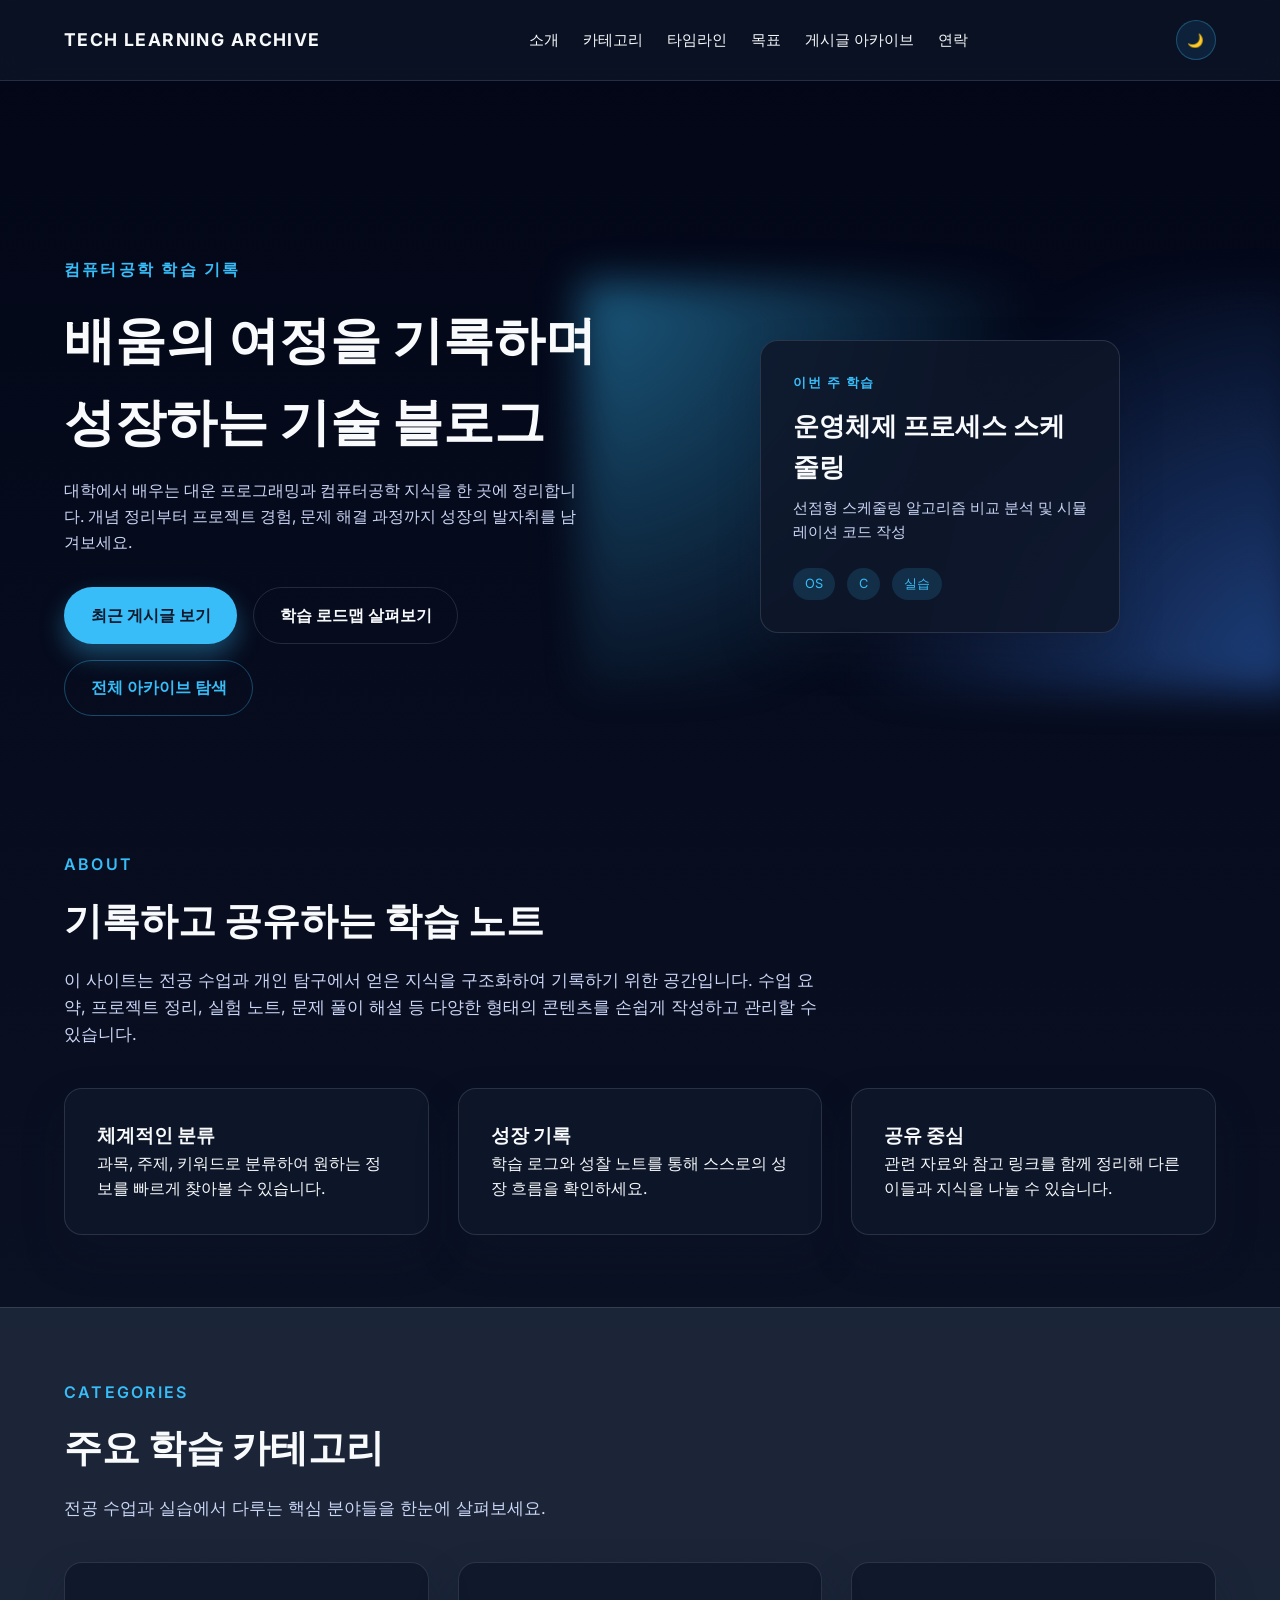
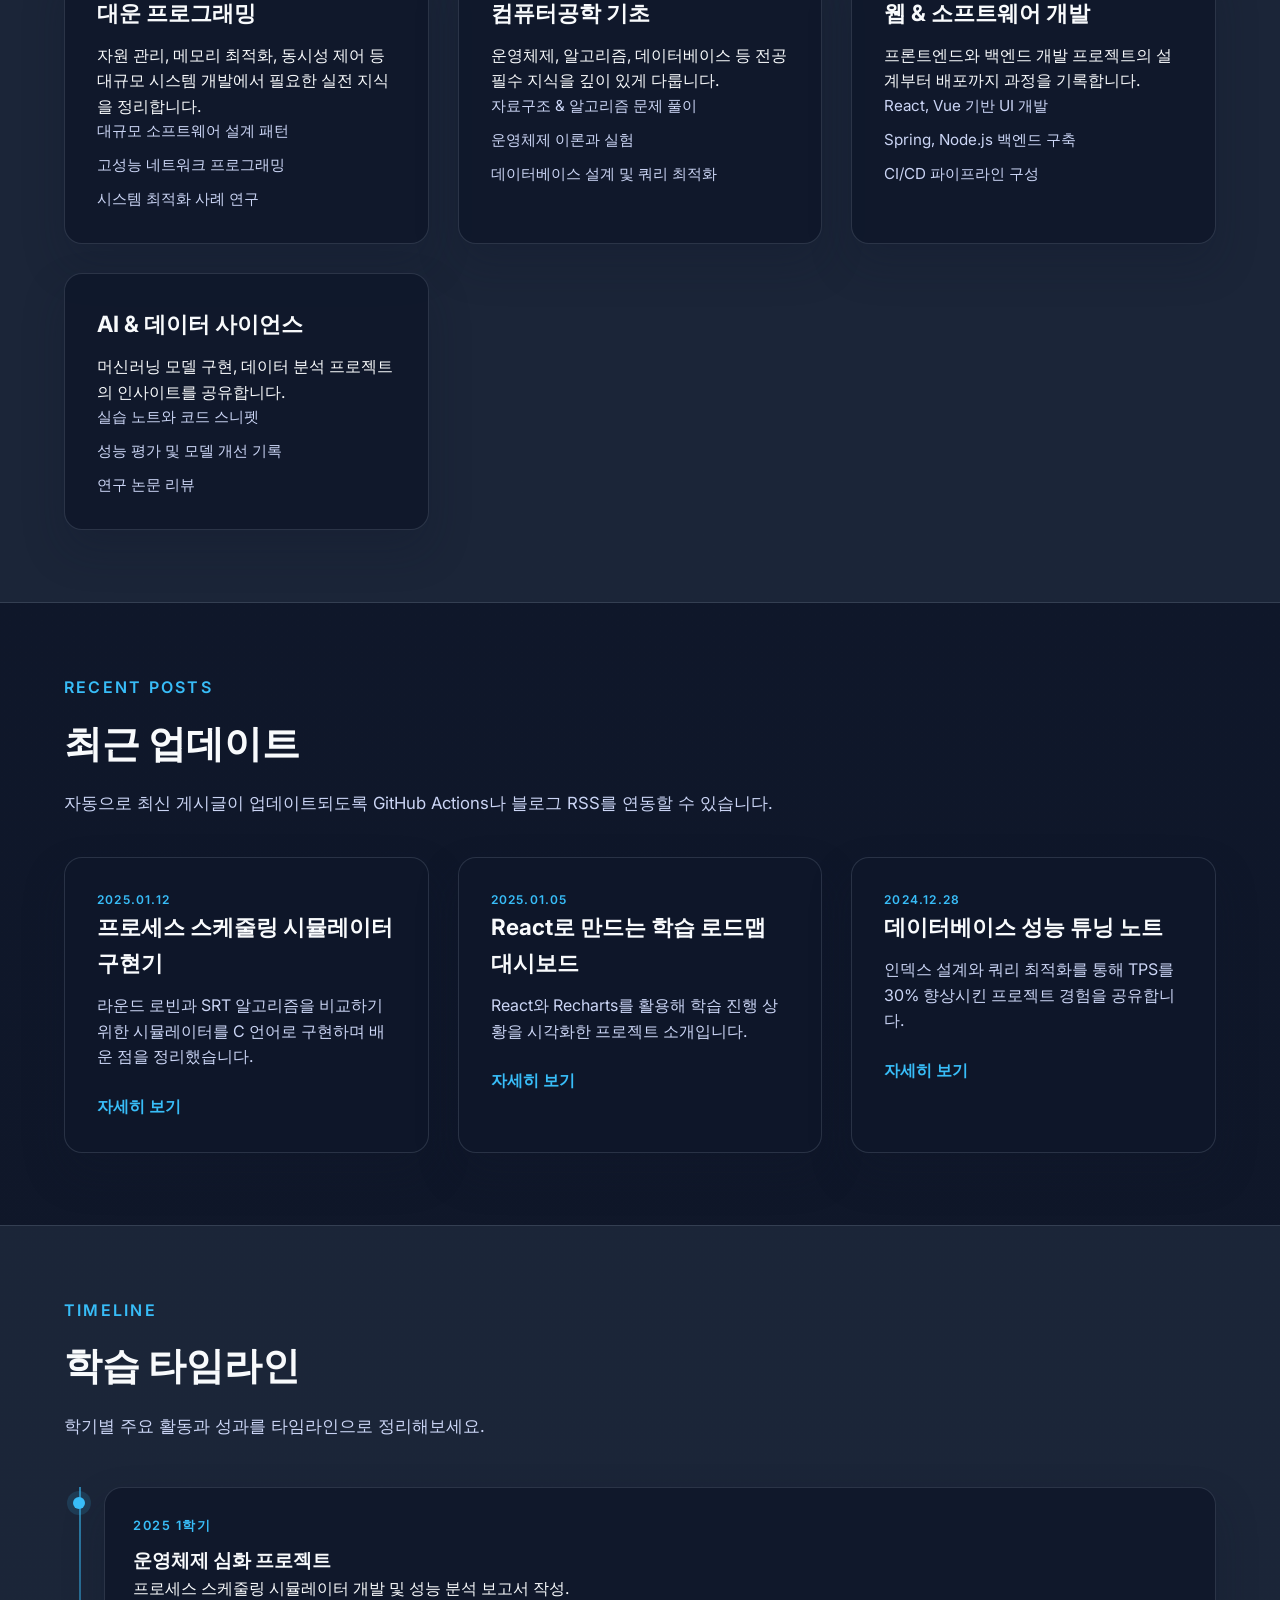
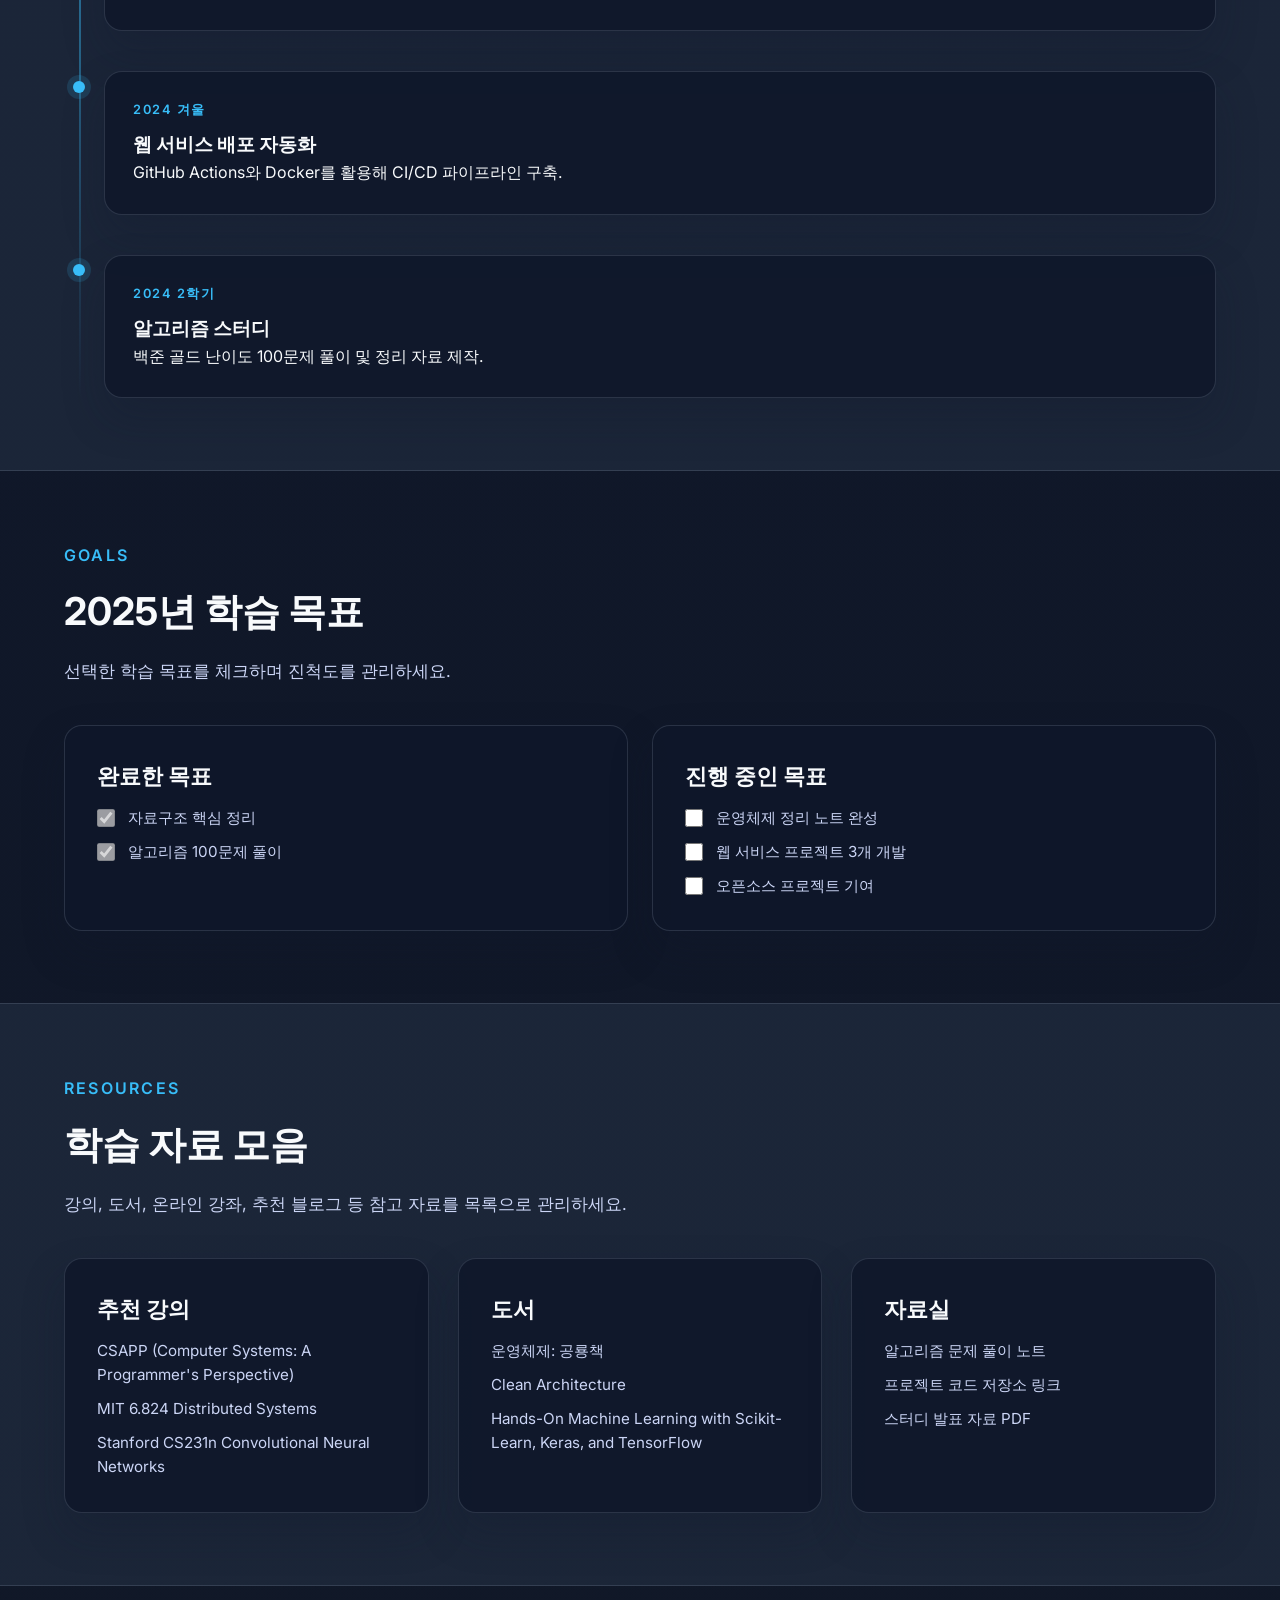
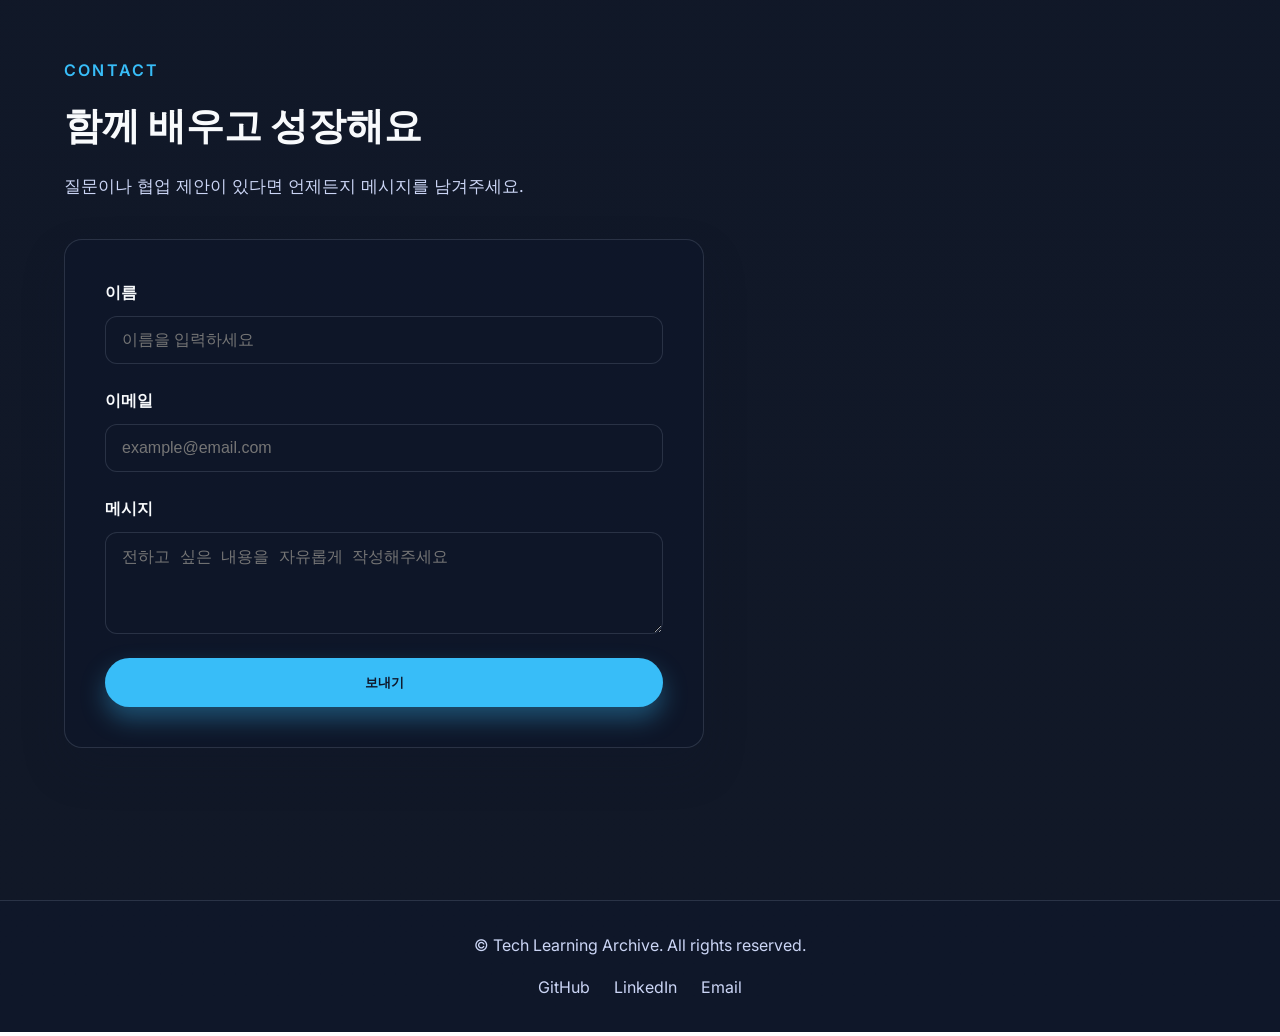
<file: index.html>
<!DOCTYPE html>
<html lang="ko">
<head>
  <meta charset="UTF-8" />
  <meta name="viewport" content="width=device-width, initial-scale=1.0" />
  <title>Tech Learning Archive</title>
  <link rel="preconnect" href="https://fonts.googleapis.com">
  <link rel="preconnect" href="https://fonts.gstatic.com" crossorigin>
  <link href="https://fonts.googleapis.com/css2?family=Inter:wght@400;500;600;700&display=swap" rel="stylesheet">
  <link rel="stylesheet" href="assets/css/style.css" />
</head>
<body>
  <header class="top-nav">
    <div class="logo">Tech Learning Archive</div>
    <nav>
      <a href="#about">소개</a>
      <a href="#categories">카테고리</a>
      <a href="#timeline">타임라인</a>
      <a href="#goals">목표</a>
      <a href="posts.html">게시글 아카이브</a>
      <a href="#contact">연락</a>
    </nav>
    <button class="theme-toggle" aria-label="테마 전환">
      <span class="theme-icon">🌙</span>
    </button>
  </header>

  <main>
    <section class="hero">
      <div class="hero__content">
        <p class="hero__eyebrow">컴퓨터공학 학습 기록</p>
        <h1 class="hero__title">배움의 여정을 기록하며 성장하는 기술 블로그</h1>
        <p class="hero__description">
          대학에서 배우는 대운 프로그래밍과 컴퓨터공학 지식을 한 곳에 정리합니다.
          개념 정리부터 프로젝트 경험, 문제 해결 과정까지 성장의 발자취를 남겨보세요.
        </p>
        <div class="hero__actions">
          <a class="button primary" href="#recent-posts">최근 게시글 보기</a>
          <a class="button" href="#about">학습 로드맵 살펴보기</a>
          <a class="button ghost" href="posts.html">전체 아카이브 탐색</a>
        </div>
      </div>
      <div class="hero__visual" aria-hidden="true">
        <div class="hero__gradient"></div>
        <div class="hero__card">
          <p class="hero__card-eyebrow">이번 주 학습</p>
          <h2 class="hero__card-title">운영체제 프로세스 스케줄링</h2>
          <p class="hero__card-description">선점형 스케줄링 알고리즘 비교 분석 및 시뮬레이션 코드 작성</p>
          <div class="hero__tags">
            <span>OS</span>
            <span>C</span>
            <span>실습</span>
          </div>
        </div>
      </div>
    </section>

    <section id="about" class="section">
      <div class="section__header">
        <p class="section__eyebrow">About</p>
        <h2 class="section__title">기록하고 공유하는 학습 노트</h2>
        <p class="section__description">
          이 사이트는 전공 수업과 개인 탐구에서 얻은 지식을 구조화하여 기록하기 위한 공간입니다.
          수업 요약, 프로젝트 정리, 실험 노트, 문제 풀이 해설 등 다양한 형태의 콘텐츠를 손쉽게 작성하고 관리할 수 있습니다.
        </p>
      </div>
      <div class="grid three">
        <article class="feature-card">
          <h3>체계적인 분류</h3>
          <p>과목, 주제, 키워드로 분류하여 원하는 정보를 빠르게 찾아볼 수 있습니다.</p>
        </article>
        <article class="feature-card">
          <h3>성장 기록</h3>
          <p>학습 로그와 성찰 노트를 통해 스스로의 성장 흐름을 확인하세요.</p>
        </article>
        <article class="feature-card">
          <h3>공유 중심</h3>
          <p>관련 자료와 참고 링크를 함께 정리해 다른 이들과 지식을 나눌 수 있습니다.</p>
        </article>
      </div>
    </section>

    <section id="categories" class="section section--alt">
      <div class="section__header">
        <p class="section__eyebrow">Categories</p>
        <h2 class="section__title">주요 학습 카테고리</h2>
        <p class="section__description">전공 수업과 실습에서 다루는 핵심 분야들을 한눈에 살펴보세요.</p>
      </div>
      <div class="grid two">
        <article class="category-card">
          <h3>대운 프로그래밍</h3>
          <p>자원 관리, 메모리 최적화, 동시성 제어 등 대규모 시스템 개발에서 필요한 실전 지식을 정리합니다.</p>
          <ul>
            <li>대규모 소프트웨어 설계 패턴</li>
            <li>고성능 네트워크 프로그래밍</li>
            <li>시스템 최적화 사례 연구</li>
          </ul>
        </article>
        <article class="category-card">
          <h3>컴퓨터공학 기초</h3>
          <p>운영체제, 알고리즘, 데이터베이스 등 전공 필수 지식을 깊이 있게 다룹니다.</p>
          <ul>
            <li>자료구조 & 알고리즘 문제 풀이</li>
            <li>운영체제 이론과 실험</li>
            <li>데이터베이스 설계 및 쿼리 최적화</li>
          </ul>
        </article>
        <article class="category-card">
          <h3>웹 & 소프트웨어 개발</h3>
          <p>프론트엔드와 백엔드 개발 프로젝트의 설계부터 배포까지 과정을 기록합니다.</p>
          <ul>
            <li>React, Vue 기반 UI 개발</li>
            <li>Spring, Node.js 백엔드 구축</li>
            <li>CI/CD 파이프라인 구성</li>
          </ul>
        </article>
        <article class="category-card">
          <h3>AI & 데이터 사이언스</h3>
          <p>머신러닝 모델 구현, 데이터 분석 프로젝트의 인사이트를 공유합니다.</p>
          <ul>
            <li>실습 노트와 코드 스니펫</li>
            <li>성능 평가 및 모델 개선 기록</li>
            <li>연구 논문 리뷰</li>
          </ul>
        </article>
      </div>
    </section>

    <section id="recent-posts" class="section">
      <div class="section__header">
        <p class="section__eyebrow">Recent Posts</p>
        <h2 class="section__title">최근 업데이트</h2>
        <p class="section__description">자동으로 최신 게시글이 업데이트되도록 GitHub Actions나 블로그 RSS를 연동할 수 있습니다.</p>
      </div>
      <div class="post-list" aria-live="polite">
        <article class="post-card">
          <p class="post-card__date">2025.01.12</p>
          <h3 class="post-card__title">프로세스 스케줄링 시뮬레이터 구현기</h3>
          <p class="post-card__excerpt">라운드 로빈과 SRT 알고리즘을 비교하기 위한 시뮬레이터를 C 언어로 구현하며 배운 점을 정리했습니다.</p>
          <a class="post-card__link" href="#">자세히 보기</a>
        </article>
        <article class="post-card">
          <p class="post-card__date">2025.01.05</p>
          <h3 class="post-card__title">React로 만드는 학습 로드맵 대시보드</h3>
          <p class="post-card__excerpt">React와 Recharts를 활용해 학습 진행 상황을 시각화한 프로젝트 소개입니다.</p>
          <a class="post-card__link" href="#">자세히 보기</a>
        </article>
        <article class="post-card">
          <p class="post-card__date">2024.12.28</p>
          <h3 class="post-card__title">데이터베이스 성능 튜닝 노트</h3>
          <p class="post-card__excerpt">인덱스 설계와 쿼리 최적화를 통해 TPS를 30% 향상시킨 프로젝트 경험을 공유합니다.</p>
          <a class="post-card__link" href="#">자세히 보기</a>
        </article>
      </div>
    </section>

    <section id="timeline" class="section section--alt">
      <div class="section__header">
        <p class="section__eyebrow">Timeline</p>
        <h2 class="section__title">학습 타임라인</h2>
        <p class="section__description">학기별 주요 활동과 성과를 타임라인으로 정리해보세요.</p>
      </div>
      <div class="timeline">
        <div class="timeline__item">
          <div class="timeline__content">
            <p class="timeline__date">2025 1학기</p>
            <h3>운영체제 심화 프로젝트</h3>
            <p>프로세스 스케줄링 시뮬레이터 개발 및 성능 분석 보고서 작성.</p>
          </div>
        </div>
        <div class="timeline__item">
          <div class="timeline__content">
            <p class="timeline__date">2024 겨울</p>
            <h3>웹 서비스 배포 자동화</h3>
            <p>GitHub Actions와 Docker를 활용해 CI/CD 파이프라인 구축.</p>
          </div>
        </div>
        <div class="timeline__item">
          <div class="timeline__content">
            <p class="timeline__date">2024 2학기</p>
            <h3>알고리즘 스터디</h3>
            <p>백준 골드 난이도 100문제 풀이 및 정리 자료 제작.</p>
          </div>
        </div>
      </div>
    </section>

    <section id="goals" class="section">
      <div class="section__header">
        <p class="section__eyebrow">Goals</p>
        <h2 class="section__title">2025년 학습 목표</h2>
        <p class="section__description">선택한 학습 목표를 체크하며 진척도를 관리하세요.</p>
      </div>
      <div class="goals">
        <article class="goal-card">
          <h3>완료한 목표</h3>
          <ul>
            <li><input type="checkbox" checked disabled aria-label="자료구조 정리 완료" /> 자료구조 핵심 정리</li>
            <li><input type="checkbox" checked disabled aria-label="알고리즘 문제 풀이 100개 완료" /> 알고리즘 100문제 풀이</li>
          </ul>
        </article>
        <article class="goal-card">
          <h3>진행 중인 목표</h3>
          <ul>
            <li><input type="checkbox" aria-label="운영체제 정리 진행 중" /> 운영체제 정리 노트 완성</li>
            <li><input type="checkbox" aria-label="웹 프로젝트 3개" /> 웹 서비스 프로젝트 3개 개발</li>
            <li><input type="checkbox" aria-label="오픈소스 기여" /> 오픈소스 프로젝트 기여</li>
          </ul>
        </article>
      </div>
    </section>

    <section class="section section--alt">
      <div class="section__header">
        <p class="section__eyebrow">Resources</p>
        <h2 class="section__title">학습 자료 모음</h2>
        <p class="section__description">강의, 도서, 온라인 강좌, 추천 블로그 등 참고 자료를 목록으로 관리하세요.</p>
      </div>
      <div class="resources">
        <article class="resource-card">
          <h3>추천 강의</h3>
          <ul>
            <li>CSAPP (Computer Systems: A Programmer's Perspective)</li>
            <li>MIT 6.824 Distributed Systems</li>
            <li>Stanford CS231n Convolutional Neural Networks</li>
          </ul>
        </article>
        <article class="resource-card">
          <h3>도서</h3>
          <ul>
            <li>운영체제: 공룡책</li>
            <li>Clean Architecture</li>
            <li>Hands-On Machine Learning with Scikit-Learn, Keras, and TensorFlow</li>
          </ul>
        </article>
        <article class="resource-card">
          <h3>자료실</h3>
          <ul>
            <li>알고리즘 문제 풀이 노트</li>
            <li>프로젝트 코드 저장소 링크</li>
            <li>스터디 발표 자료 PDF</li>
          </ul>
        </article>
      </div>
    </section>

    <section id="contact" class="section contact">
      <div class="section__header">
        <p class="section__eyebrow">Contact</p>
        <h2 class="section__title">함께 배우고 성장해요</h2>
        <p class="section__description">질문이나 협업 제안이 있다면 언제든지 메시지를 남겨주세요.</p>
      </div>
      <form class="contact__form">
        <div class="form-group">
          <label for="name">이름</label>
          <input id="name" type="text" name="name" placeholder="이름을 입력하세요" required />
        </div>
        <div class="form-group">
          <label for="email">이메일</label>
          <input id="email" type="email" name="email" placeholder="example@email.com" required />
        </div>
        <div class="form-group">
          <label for="message">메시지</label>
          <textarea id="message" name="message" rows="4" placeholder="전하고 싶은 내용을 자유롭게 작성해주세요" required></textarea>
        </div>
        <button type="submit" class="button primary">보내기</button>
      </form>
    </section>
  </main>

  <footer class="footer">
    <p>© <span id="current-year"></span> Tech Learning Archive. All rights reserved.</p>
    <div class="footer__links">
      <a href="https://github.com/xxxibgdragon" target="_blank" rel="noopener noreferrer">GitHub</a>
      <a href="https://www.linkedin.com" target="_blank" rel="noopener noreferrer">LinkedIn</a>
      <a href="mailto:contact@example.com">Email</a>
    </div>
  </footer>

  <script src="assets/js/main.js"></script>
</body>
</html>
</file>
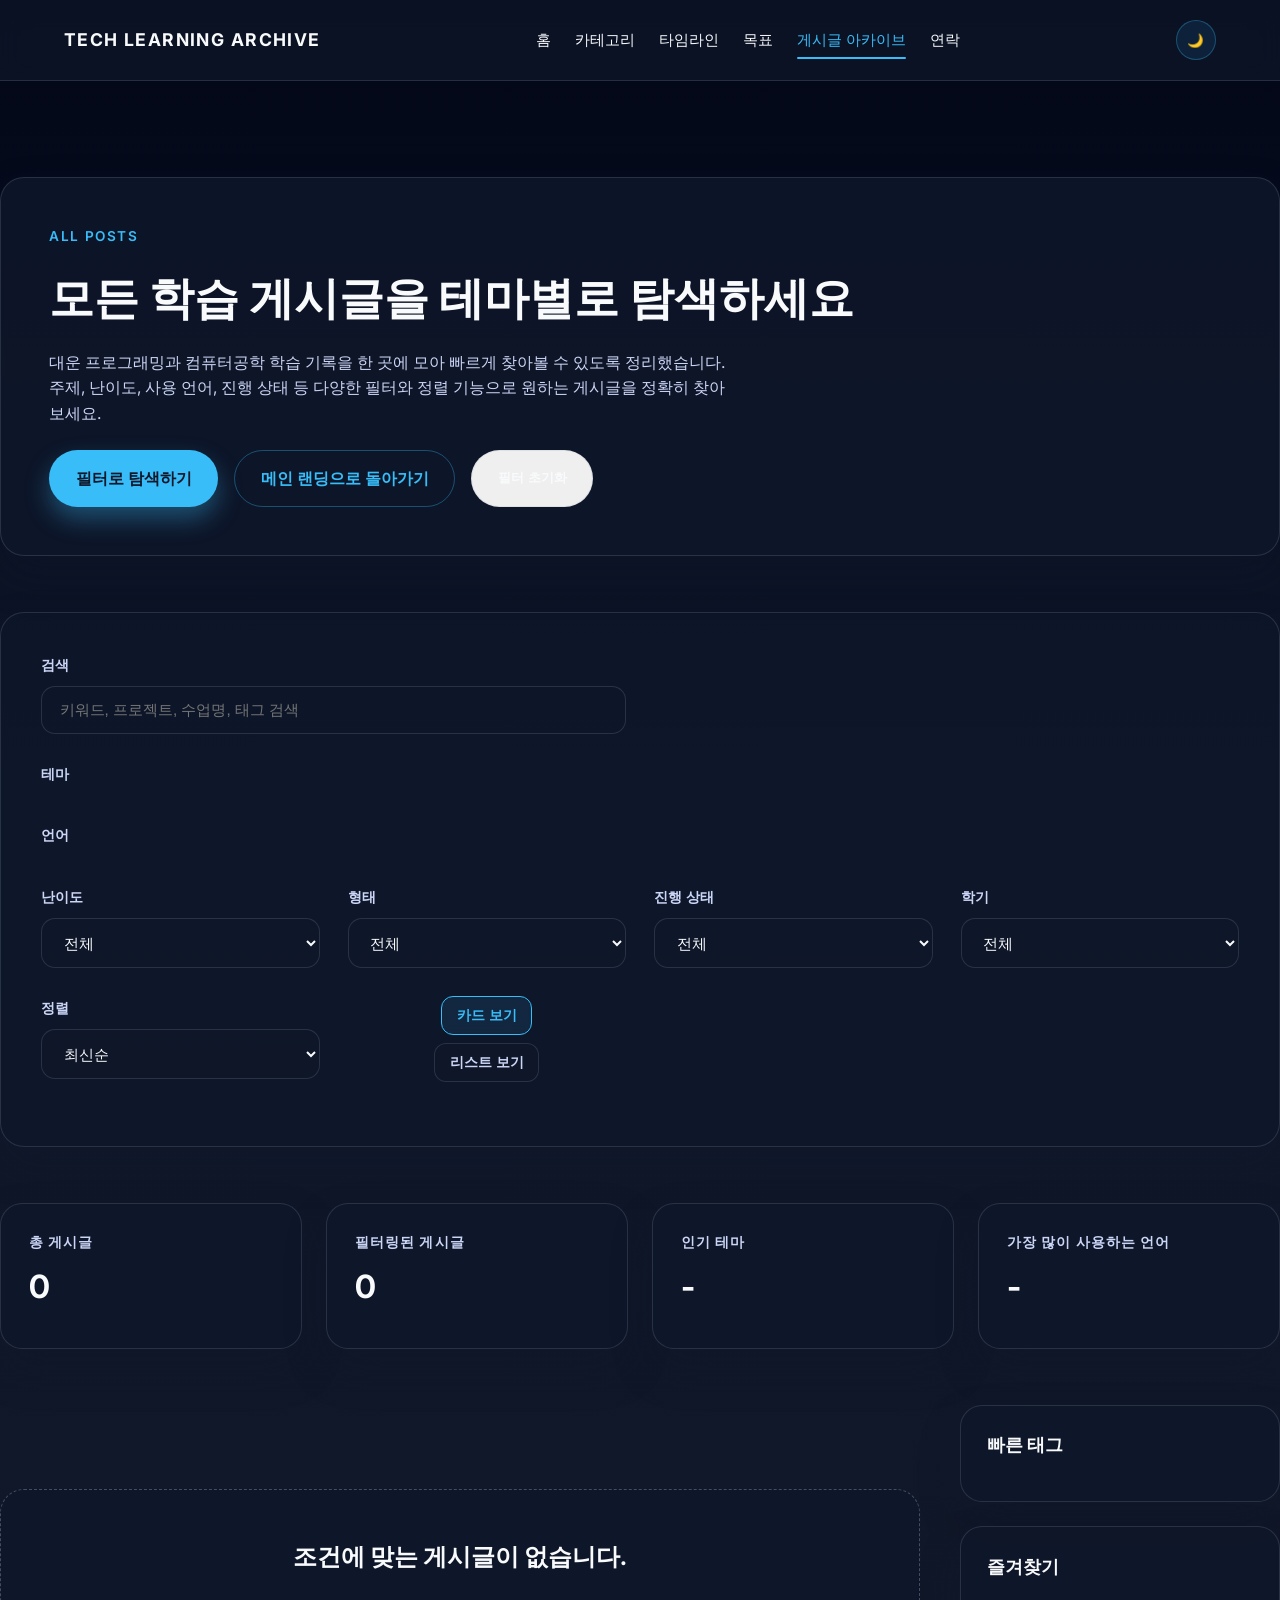
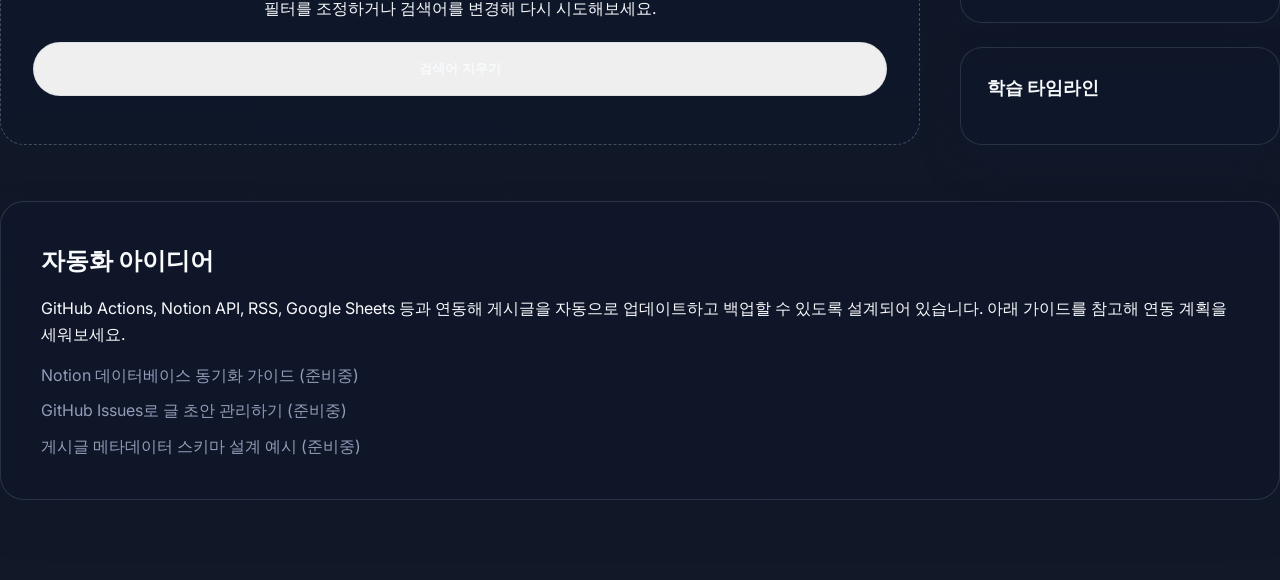
<file: posts.html>
<!DOCTYPE html>
<html lang="ko">
<head>
  <meta charset="UTF-8" />
  <meta name="viewport" content="width=device-width, initial-scale=1.0" />
  <title>전체 게시글 아카이브 | Tech Learning Archive</title>
  <link rel="preconnect" href="https://fonts.googleapis.com" />
  <link rel="preconnect" href="https://fonts.gstatic.com" crossorigin />
  <link href="https://fonts.googleapis.com/css2?family=Inter:wght@400;500;600;700&display=swap" rel="stylesheet" />
  <link rel="stylesheet" href="assets/css/style.css" />
</head>
<body class="posts-page">
  <header class="top-nav">
    <div class="logo">Tech Learning Archive</div>
    <nav>
      <a href="index.html">홈</a>
      <a href="index.html#categories">카테고리</a>
      <a href="index.html#timeline">타임라인</a>
      <a href="index.html#goals">목표</a>
      <a class="is-active" href="posts.html">게시글 아카이브</a>
      <a href="index.html#contact">연락</a>
    </nav>
    <button class="theme-toggle" aria-label="테마 전환">
      <span class="theme-icon">🌙</span>
    </button>
  </header>

  <main class="posts-archive">
    <section class="archive-hero">
      <p class="archive-hero__eyebrow">All Posts</p>
      <h1 class="archive-hero__title">모든 학습 게시글을 테마별로 탐색하세요</h1>
      <p class="archive-hero__description">
        대운 프로그래밍과 컴퓨터공학 학습 기록을 한 곳에 모아 빠르게 찾아볼 수 있도록 정리했습니다.
        주제, 난이도, 사용 언어, 진행 상태 등 다양한 필터와 정렬 기능으로 원하는 게시글을 정확히 찾아보세요.
      </p>
      <div class="archive-hero__actions">
        <a class="button primary" href="#archive-controls">필터로 탐색하기</a>
        <a class="button ghost" href="index.html">메인 랜딩으로 돌아가기</a>
        <button class="button" id="reset-filters" type="button">필터 초기화</button>
      </div>
    </section>

    <section id="archive-controls" class="archive-controls" aria-label="게시글 필터">
      <div class="control-panel">
        <div class="control-group">
          <label class="control-label" for="search-input">검색</label>
          <input id="search-input" class="control-input" type="search" placeholder="키워드, 프로젝트, 수업명, 태그 검색" autocomplete="off" />
        </div>
        <div class="control-group">
          <span class="control-label">테마</span>
          <div class="chip-group" id="theme-filters" role="group" aria-label="테마 필터"></div>
        </div>
        <div class="control-group">
          <span class="control-label">언어</span>
          <div class="chip-group" id="language-filters" role="group" aria-label="언어 필터"></div>
        </div>
        <div class="control-group control-group--inline">
          <label class="control-label" for="level-filter">난이도</label>
          <select id="level-filter" class="control-select">
            <option value="all">전체</option>
            <option value="입문">입문</option>
            <option value="중급">중급</option>
            <option value="심화">심화</option>
          </select>
        </div>
        <div class="control-group control-group--inline">
          <label class="control-label" for="type-filter">형태</label>
          <select id="type-filter" class="control-select">
            <option value="all">전체</option>
            <option value="강의노트">강의 노트</option>
            <option value="프로젝트">프로젝트</option>
            <option value="실험">실험</option>
            <option value="문제풀이">문제 풀이</option>
            <option value="에세이">에세이</option>
          </select>
        </div>
        <div class="control-group control-group--inline">
          <label class="control-label" for="status-filter">진행 상태</label>
          <select id="status-filter" class="control-select">
            <option value="all">전체</option>
            <option value="완료">완료</option>
            <option value="진행중">진행 중</option>
            <option value="초안">초안</option>
          </select>
        </div>
        <div class="control-group control-group--inline">
          <label class="control-label" for="semester-filter">학기</label>
          <select id="semester-filter" class="control-select">
            <option value="all">전체</option>
          </select>
        </div>
        <div class="control-group control-group--inline">
          <label class="control-label" for="sort-select">정렬</label>
          <select id="sort-select" class="control-select">
            <option value="date-desc">최신순</option>
            <option value="date-asc">오래된 순</option>
            <option value="views-desc">조회수 높은 순</option>
            <option value="likes-desc">좋아요 높은 순</option>
            <option value="reading-asc">읽기 시간 짧은 순</option>
          </select>
        </div>
        <div class="control-group view-toggle" role="group" aria-label="보기 전환">
          <button class="view-button is-active" type="button" data-view="grid" aria-pressed="true">카드 보기</button>
          <button class="view-button" type="button" data-view="list" aria-pressed="false">리스트 보기</button>
        </div>
      </div>
      <div class="control-hint" id="filter-summary" aria-live="polite"></div>
    </section>

    <section class="archive-stats" aria-live="polite">
      <div class="stat-card">
        <p class="stat-label">총 게시글</p>
        <p class="stat-value" id="total-posts">0</p>
        <p class="stat-meta" id="published-count"></p>
      </div>
      <div class="stat-card">
        <p class="stat-label">필터링된 게시글</p>
        <p class="stat-value" id="filtered-posts">0</p>
        <p class="stat-meta" id="filtered-reading-time"></p>
      </div>
      <div class="stat-card">
        <p class="stat-label">인기 테마</p>
        <p class="stat-value" id="top-theme">-</p>
        <p class="stat-meta" id="top-theme-count"></p>
      </div>
      <div class="stat-card">
        <p class="stat-label">가장 많이 사용하는 언어</p>
        <p class="stat-value" id="top-language">-</p>
        <p class="stat-meta" id="top-language-count"></p>
      </div>
    </section>

    <section class="archive-layout">
      <div class="archive-main">
        <div class="archive-toolbar">
          <p class="archive-count" id="post-count" aria-live="polite"></p>
          <div class="active-filters" id="active-filters" aria-live="polite"></div>
        </div>
        <div id="posts-container" class="post-grid view-grid" aria-live="polite"></div>
        <div id="empty-state" class="empty-state" hidden>
          <h2>조건에 맞는 게시글이 없습니다.</h2>
          <p>필터를 조정하거나 검색어를 변경해 다시 시도해보세요.</p>
          <button class="button" type="button" id="clear-search">검색어 지우기</button>
        </div>
      </div>
      <aside class="archive-sidebar" aria-label="보조 정보">
        <section class="sidebar-panel">
          <h2 class="sidebar-title">빠른 태그</h2>
          <div class="tag-cloud" id="tag-cloud"></div>
        </section>
        <section class="sidebar-panel">
          <h2 class="sidebar-title">즐겨찾기</h2>
          <div id="favorite-container" class="favorite-container" aria-live="polite"></div>
        </section>
        <section class="sidebar-panel">
          <h2 class="sidebar-title">학습 타임라인</h2>
          <ol class="timeline-list" id="timeline-list"></ol>
        </section>
      </aside>
    </section>

    <section class="archive-footer">
      <div class="archive-footer__content">
        <h2>자동화 아이디어</h2>
        <p>GitHub Actions, Notion API, RSS, Google Sheets 등과 연동해 게시글을 자동으로 업데이트하고 백업할 수 있도록 설계되어 있습니다. 아래 가이드를 참고해 연동 계획을 세워보세요.</p>
        <ul class="archive-footer__list">
          <li><a href="#" aria-disabled="true">Notion 데이터베이스 동기화 가이드 (준비중)</a></li>
          <li><a href="#" aria-disabled="true">GitHub Issues로 글 초안 관리하기 (준비중)</a></li>
          <li><a href="#" aria-disabled="true">게시글 메타데이터 스키마 설계 예시 (준비중)</a></li>
        </ul>
      </div>
    </section>
  </main>

  <button id="scroll-top" class="scroll-top" type="button" aria-label="맨 위로 이동">⬆️</button>

  <dialog id="post-dialog" class="post-dialog" aria-modal="true">
    <form method="dialog">
      <button class="dialog-close" type="submit" aria-label="닫기">✕</button>
    </form>
    <article class="dialog-content" id="dialog-content"></article>
  </dialog>

  <script src="assets/js/main.js" defer></script>
</body>
</html>
</file>
<file: assets/css/style.css>
:root {
  color-scheme: light dark;
  --background: #0f172a;
  --surface: rgba(15, 23, 42, 0.85);
  --surface-alt: rgba(30, 41, 59, 0.85);
  --text-primary: #f8fafc;
  --text-secondary: #cbd5f5;
  --accent: #38bdf8;
  --accent-strong: #0ea5e9;
  --border: rgba(148, 163, 184, 0.2);
  --shadow: 0 20px 40px rgba(15, 23, 42, 0.25);
  --radius: 18px;
  --transition: 0.25s ease;
}

body.light-theme {
  --background: #f8fafc;
  --surface: rgba(255, 255, 255, 0.9);
  --surface-alt: rgba(241, 245, 249, 0.9);
  --text-primary: #0f172a;
  --text-secondary: #475569;
  --accent: #2563eb;
  --accent-strong: #1d4ed8;
  --border: rgba(148, 163, 184, 0.3);
  --shadow: 0 20px 35px rgba(15, 23, 42, 0.1);
}

* {
  box-sizing: border-box;
  margin: 0;
  padding: 0;
}

body {
  font-family: 'Inter', system-ui, -apple-system, BlinkMacSystemFont, 'Segoe UI', sans-serif;
  background: linear-gradient(180deg, #020617 0%, #0f172a 35%, #111827 100%);
  color: var(--text-primary);
  min-height: 100vh;
  line-height: 1.6;
  transition: background 0.6s ease;
}

body.light-theme {
  background: linear-gradient(180deg, #f8fafc 0%, #e2e8f0 100%);
}

a {
  color: inherit;
  text-decoration: none;
}

a:hover {
  color: var(--accent);
}

main {
  padding: 6rem 0 5rem;
}

.top-nav {
  position: sticky;
  top: 0;
  z-index: 10;
  display: flex;
  align-items: center;
  justify-content: space-between;
  padding: 1.25rem 5vw;
  backdrop-filter: blur(12px);
  background: rgba(15, 23, 42, 0.7);
  border-bottom: 1px solid var(--border);
}

body.light-theme .top-nav {
  background: rgba(255, 255, 255, 0.85);
}

.logo {
  font-weight: 700;
  font-size: 1.1rem;
  letter-spacing: 0.08em;
  text-transform: uppercase;
}

nav {
  display: flex;
  gap: 1.5rem;
}

nav a {
  font-weight: 500;
  font-size: 0.95rem;
  transition: color var(--transition);
}

nav a.is-active {
  color: var(--accent);
  position: relative;
}

nav a.is-active::after {
  content: '';
  position: absolute;
  left: 0;
  bottom: -0.4rem;
  width: 100%;
  height: 2px;
  background: var(--accent);
  border-radius: 999px;
}

.theme-toggle {
  background: rgba(56, 189, 248, 0.1);
  border: 1px solid rgba(56, 189, 248, 0.3);
  color: var(--accent);
  border-radius: 50%;
  width: 40px;
  height: 40px;
  display: grid;
  place-items: center;
  cursor: pointer;
  transition: transform var(--transition), background var(--transition);
}

.theme-toggle:hover {
  transform: translateY(-2px);
  background: rgba(56, 189, 248, 0.2);
}

.hero {
  display: grid;
  grid-template-columns: repeat(auto-fit, minmax(280px, 1fr));
  gap: 3rem;
  align-items: center;
  padding: 5rem 5vw 4rem;
}

.hero__eyebrow {
  text-transform: uppercase;
  font-weight: 600;
  letter-spacing: 0.14em;
  color: var(--accent);
}

.hero__title {
  font-size: clamp(2.5rem, 4vw, 3.5rem);
  margin: 1rem 0;
}

.hero__description {
  color: var(--text-secondary);
  max-width: 520px;
}

.hero__actions {
  margin-top: 2rem;
  display: flex;
  gap: 1rem;
  flex-wrap: wrap;
}

.button {
  display: inline-flex;
  align-items: center;
  justify-content: center;
  gap: 0.6rem;
  border-radius: 999px;
  padding: 0.9rem 1.6rem;
  font-weight: 600;
  border: 1px solid var(--border);
  color: var(--text-primary);
  transition: transform var(--transition), background var(--transition), box-shadow var(--transition);
}

.button.primary {
  background: var(--accent);
  color: #0f172a;
  border-color: transparent;
  box-shadow: 0 12px 25px rgba(56, 189, 248, 0.35);
}

.button.ghost {
  background: transparent;
  color: var(--accent);
  border-color: rgba(56, 189, 248, 0.35);
}

.button.ghost:hover {
  background: rgba(56, 189, 248, 0.1);
  border-color: var(--accent);
}

.button.primary:hover {
  background: var(--accent-strong);
  transform: translateY(-2px);
}

.button:hover {
  transform: translateY(-2px);
  border-color: var(--accent);
}

.hero__visual {
  position: relative;
  display: grid;
  place-items: center;
}

.hero__gradient {
  position: absolute;
  inset: -20% -15%;
  background: radial-gradient(circle at top left, rgba(56, 189, 248, 0.45), transparent 55%),
              radial-gradient(circle at bottom right, rgba(59, 130, 246, 0.45), transparent 55%);
  filter: blur(20px);
  z-index: -1;
}

.hero__card {
  background: var(--surface);
  border: 1px solid var(--border);
  border-radius: var(--radius);
  padding: 2rem;
  box-shadow: var(--shadow);
  max-width: 360px;
}

.hero__card-eyebrow {
  color: var(--accent);
  text-transform: uppercase;
  font-weight: 600;
  letter-spacing: 0.12em;
  font-size: 0.8rem;
}

.hero__card-title {
  font-size: 1.6rem;
  margin: 0.75rem 0 0.5rem;
}

.hero__card-description {
  color: var(--text-secondary);
  font-size: 0.95rem;
}

.hero__tags {
  margin-top: 1.5rem;
  display: flex;
  gap: 0.75rem;
  flex-wrap: wrap;
}

.hero__tags span {
  background: rgba(56, 189, 248, 0.15);
  color: var(--accent);
  padding: 0.35rem 0.75rem;
  border-radius: 999px;
  font-size: 0.8rem;
}

.section {
  padding: 4.5rem 5vw;
}

.section--alt {
  background: var(--surface-alt);
  border-top: 1px solid var(--border);
  border-bottom: 1px solid var(--border);
}

.section__header {
  max-width: 760px;
  margin-bottom: 2.5rem;
}

.section__eyebrow {
  text-transform: uppercase;
  font-weight: 600;
  letter-spacing: 0.14em;
  color: var(--accent);
  margin-bottom: 0.75rem;
}

.section__title {
  font-size: clamp(2rem, 3vw, 2.6rem);
  margin-bottom: 1rem;
}

.section__description {
  color: var(--text-secondary);
  font-size: 1.05rem;
}

.grid {
  display: grid;
  gap: 1.8rem;
}

.grid.two {
  grid-template-columns: repeat(auto-fit, minmax(280px, 1fr));
}

.grid.three {
  grid-template-columns: repeat(auto-fit, minmax(220px, 1fr));
}

.feature-card,
.category-card,
.goal-card,
.resource-card,
.post-card {
  background: var(--surface);
  border-radius: var(--radius);
  padding: 2rem;
  border: 1px solid var(--border);
  box-shadow: var(--shadow);
  transition: transform var(--transition), border-color var(--transition);
}

.feature-card:hover,
.category-card:hover,
.goal-card:hover,
.resource-card:hover,
.post-card:hover {
  transform: translateY(-6px);
  border-color: rgba(56, 189, 248, 0.6);
}

.category-card h3,
.goal-card h3,
.resource-card h3,
.post-card__title {
  font-size: 1.4rem;
  margin-bottom: 0.75rem;
}

.category-card ul,
.resource-card ul,
.goal-card ul {
  list-style: none;
  display: grid;
  gap: 0.6rem;
  color: var(--text-secondary);
  font-size: 0.95rem;
}

.post-list {
  display: grid;
  gap: 1.8rem;
  grid-template-columns: repeat(auto-fit, minmax(260px, 1fr));
}

.post-card__date {
  color: var(--accent);
  font-weight: 600;
  letter-spacing: 0.1em;
  text-transform: uppercase;
  font-size: 0.75rem;
}

.post-card__excerpt {
  color: var(--text-secondary);
  margin: 0.75rem 0 1.5rem;
}

.post-card__link {
  font-weight: 600;
  color: var(--accent);
}

.timeline {
  position: relative;
  margin-top: 3rem;
  display: grid;
  gap: 2.5rem;
}

.timeline::before {
  content: '';
  position: absolute;
  top: 0;
  bottom: 0;
  left: 15px;
  width: 2px;
  background: linear-gradient(180deg, rgba(56, 189, 248, 0.6), rgba(56, 189, 248, 0));
}

.timeline__item {
  position: relative;
  padding-left: 2.5rem;
}

.timeline__item::before {
  content: '';
  position: absolute;
  width: 12px;
  height: 12px;
  border-radius: 50%;
  background: var(--accent);
  left: 9px;
  top: 0.6rem;
  box-shadow: 0 0 0 6px rgba(56, 189, 248, 0.15);
}

.timeline__content {
  background: var(--surface);
  border-radius: var(--radius);
  padding: 1.75rem;
  border: 1px solid var(--border);
  box-shadow: var(--shadow);
}

.timeline__date {
  color: var(--accent);
  font-weight: 600;
  text-transform: uppercase;
  font-size: 0.8rem;
  letter-spacing: 0.12em;
  margin-bottom: 0.6rem;
}

.goals {
  display: grid;
  gap: 1.5rem;
  grid-template-columns: repeat(auto-fit, minmax(260px, 1fr));
}

.goal-card ul li {
  display: flex;
  align-items: center;
  gap: 0.8rem;
}

.goal-card input[type="checkbox"] {
  width: 18px;
  height: 18px;
  accent-color: var(--accent);
}

.resources {
  display: grid;
  gap: 1.8rem;
  grid-template-columns: repeat(auto-fit, minmax(240px, 1fr));
}

.contact__form {
  background: var(--surface);
  border-radius: var(--radius);
  padding: 2.5rem;
  border: 1px solid var(--border);
  box-shadow: var(--shadow);
  display: grid;
  gap: 1.5rem;
  max-width: 640px;
}

.form-group {
  display: grid;
  gap: 0.6rem;
}

label {
  font-weight: 600;
}

input,
textarea {
  padding: 0.9rem 1rem;
  border-radius: 12px;
  border: 1px solid var(--border);
  background: rgba(15, 23, 42, 0.4);
  color: var(--text-primary);
  font-size: 1rem;
  transition: border-color var(--transition), box-shadow var(--transition);
}

body.light-theme input,
body.light-theme textarea {
  background: rgba(255, 255, 255, 0.9);
  color: var(--text-primary);
}

input:focus,
textarea:focus {
  outline: none;
  border-color: rgba(56, 189, 248, 0.8);
  box-shadow: 0 0 0 4px rgba(56, 189, 248, 0.2);
}

.footer {
  padding: 2rem 5vw;
  border-top: 1px solid var(--border);
  background: rgba(15, 23, 42, 0.85);
  display: flex;
  flex-direction: column;
  gap: 1rem;
  align-items: center;
  color: var(--text-secondary);
}

body.light-theme .footer {
  background: rgba(248, 250, 252, 0.95);
}

.footer__links {
  display: flex;
  gap: 1.5rem;
}

.footer__links a {
  color: var(--text-secondary);
  transition: color var(--transition);
}

.footer__links a:hover {
  color: var(--accent);
}

/* Posts archive */
.posts-page main {
  padding: 6rem 0 5rem;
}

.posts-archive {
  display: flex;
  flex-direction: column;
  gap: 3.5rem;
  padding: 5rem 6vw 6rem;
}

.archive-hero {
  background: var(--surface);
  border: 1px solid var(--border);
  border-radius: calc(var(--radius) + 6px);
  padding: 3rem;
  box-shadow: var(--shadow);
  display: grid;
  gap: 1.5rem;
}

.archive-hero__eyebrow {
  font-size: 0.85rem;
  letter-spacing: 0.12em;
  text-transform: uppercase;
  color: var(--accent);
  font-weight: 600;
}

.archive-hero__title {
  font-size: clamp(2.2rem, 4vw, 2.8rem);
  line-height: 1.2;
}

.archive-hero__description {
  color: var(--text-secondary);
  max-width: 68ch;
}

.archive-hero__actions {
  display: flex;
  flex-wrap: wrap;
  gap: 1rem;
}

.archive-controls {
  background: rgba(15, 23, 42, 0.45);
  border: 1px solid var(--border);
  border-radius: calc(var(--radius) + 6px);
  padding: 2.5rem;
  box-shadow: var(--shadow);
}

body.light-theme .archive-controls {
  background: rgba(255, 255, 255, 0.85);
}

.control-panel {
  display: grid;
  gap: 1.75rem;
  grid-template-columns: repeat(12, minmax(0, 1fr));
}

.control-group {
  display: flex;
  flex-direction: column;
  gap: 0.65rem;
}

.control-group:nth-child(1) {
  grid-column: span 6;
}

.control-group:nth-child(2),
.control-group:nth-child(3) {
  grid-column: span 12;
}

.control-group--inline {
  grid-column: span 3;
}

.control-label {
  font-weight: 600;
  font-size: 0.9rem;
  color: var(--text-secondary);
}

.control-input,
.control-select {
  width: 100%;
  border-radius: 14px;
  border: 1px solid var(--border);
  background: rgba(15, 23, 42, 0.35);
  color: var(--text-primary);
  padding: 0.9rem 1.1rem;
  font-size: 0.95rem;
  transition: border-color var(--transition), background var(--transition), box-shadow var(--transition);
}

body.light-theme .control-input,
body.light-theme .control-select {
  background: rgba(255, 255, 255, 0.9);
}

.control-input:focus,
.control-select:focus {
  outline: none;
  border-color: var(--accent);
  box-shadow: 0 0 0 4px rgba(56, 189, 248, 0.2);
}

.chip-group {
  display: flex;
  flex-wrap: wrap;
  gap: 0.6rem;
}

.chip {
  display: inline-flex;
  align-items: center;
  gap: 0.4rem;
  border-radius: 999px;
  border: 1px solid rgba(148, 163, 184, 0.25);
  background: rgba(15, 23, 42, 0.3);
  color: var(--text-secondary);
  padding: 0.55rem 1.05rem;
  font-size: 0.85rem;
  cursor: pointer;
  transition: all var(--transition);
}

.chip:hover {
  border-color: var(--accent);
  color: var(--accent);
}

.chip.is-active {
  border-color: var(--accent);
  background: rgba(56, 189, 248, 0.15);
  color: var(--accent);
}

.chip .chip-count {
  font-weight: 600;
  font-size: 0.8rem;
  opacity: 0.75;
}

.view-toggle {
  grid-column: span 3;
  display: inline-flex;
  gap: 0.5rem;
  align-items: center;
}

.view-button {
  flex: 1;
  border-radius: 12px;
  border: 1px solid var(--border);
  background: rgba(15, 23, 42, 0.35);
  color: var(--text-secondary);
  padding: 0.6rem 0.9rem;
  font-size: 0.85rem;
  font-weight: 600;
  cursor: pointer;
  transition: all var(--transition);
}

.view-button.is-active {
  color: var(--accent);
  border-color: var(--accent);
  background: rgba(56, 189, 248, 0.1);
}

.control-hint {
  margin-top: 1.5rem;
  font-size: 0.9rem;
  color: var(--text-secondary);
}

.archive-stats {
  display: grid;
  grid-template-columns: repeat(auto-fit, minmax(220px, 1fr));
  gap: 1.5rem;
}

.stat-card {
  background: var(--surface);
  border: 1px solid var(--border);
  border-radius: calc(var(--radius) + 4px);
  padding: 1.75rem;
  box-shadow: var(--shadow);
  display: grid;
  gap: 0.45rem;
}

.stat-label {
  font-size: 0.85rem;
  font-weight: 600;
  color: var(--text-secondary);
  letter-spacing: 0.08em;
  text-transform: uppercase;
}

.stat-value {
  font-size: 2rem;
  font-weight: 700;
}

.stat-meta {
  color: var(--text-secondary);
  font-size: 0.9rem;
}

.archive-layout {
  display: grid;
  grid-template-columns: minmax(0, 1fr) minmax(260px, 320px);
  gap: 2.5rem;
}

.archive-main {
  display: grid;
  gap: 1.8rem;
}

.archive-toolbar {
  display: flex;
  flex-wrap: wrap;
  justify-content: space-between;
  gap: 1rem;
  align-items: center;
}

.archive-count {
  font-weight: 600;
  color: var(--text-secondary);
}

.active-filters {
  display: flex;
  flex-wrap: wrap;
  gap: 0.6rem;
}

.filter-chip {
  display: inline-flex;
  align-items: center;
  gap: 0.4rem;
  border-radius: 999px;
  border: 1px solid rgba(56, 189, 248, 0.45);
  background: rgba(56, 189, 248, 0.12);
  color: var(--accent);
  padding: 0.45rem 0.85rem;
  font-size: 0.8rem;
}

.filter-chip button {
  background: none;
  border: none;
  color: inherit;
  cursor: pointer;
  font-size: 0.85rem;
}

.post-grid {
  display: grid;
  grid-template-columns: repeat(auto-fit, minmax(280px, 1fr));
  gap: 1.8rem;
}

.post-grid.view-list {
  grid-template-columns: 1fr;
}

.posts-page .post-card {
  display: grid;
  gap: 1.2rem;
  padding: 2.2rem;
  position: relative;
}

.posts-page .post-card.view-list {
  grid-template-columns: minmax(0, 1fr);
}

.post-card__header {
  display: flex;
  flex-wrap: wrap;
  align-items: center;
  gap: 0.75rem 1.2rem;
  justify-content: space-between;
}

.post-card__meta {
  display: flex;
  flex-wrap: wrap;
  gap: 0.75rem;
  color: var(--text-secondary);
  font-size: 0.85rem;
}

.meta-item {
  display: inline-flex;
  align-items: center;
  gap: 0.35rem;
}

.meta-item svg,
.meta-item span.icon {
  width: 16px;
  height: 16px;
}

.post-card__tags {
  display: flex;
  flex-wrap: wrap;
  gap: 0.5rem;
}

.tag {
  font-size: 0.75rem;
  border-radius: 999px;
  padding: 0.3rem 0.75rem;
  background: rgba(56, 189, 248, 0.12);
  color: var(--accent);
  font-weight: 600;
  letter-spacing: 0.04em;
}

.post-card__footer {
  display: flex;
  flex-wrap: wrap;
  justify-content: space-between;
  align-items: center;
  gap: 1rem;
}

.post-card__actions {
  display: flex;
  flex-wrap: wrap;
  gap: 0.6rem;
}

.badge {
  display: inline-flex;
  align-items: center;
  padding: 0.25rem 0.6rem;
  margin-left: 0.5rem;
  border-radius: 999px;
  background: rgba(250, 204, 21, 0.12);
  color: #facc15;
  font-size: 0.7rem;
  font-weight: 700;
  letter-spacing: 0.06em;
  text-transform: uppercase;
}

.status-pill {
  display: inline-flex;
  align-items: center;
  padding: 0.35rem 0.85rem;
  border-radius: 999px;
  font-size: 0.75rem;
  font-weight: 700;
  letter-spacing: 0.05em;
  text-transform: uppercase;
  border: 1px solid transparent;
}

.status-pill.status--done {
  background: rgba(34, 197, 94, 0.15);
  color: #4ade80;
  border-color: rgba(34, 197, 94, 0.35);
}

.status-pill.status--progress {
  background: rgba(250, 204, 21, 0.15);
  color: #facc15;
  border-color: rgba(250, 204, 21, 0.35);
}

.status-pill.status--draft {
  background: rgba(148, 163, 184, 0.15);
  color: rgba(148, 163, 184, 0.9);
  border-color: rgba(148, 163, 184, 0.35);
}

.bookmark-button,
.quick-view-button {
  border-radius: 999px;
  border: 1px solid var(--border);
  background: rgba(15, 23, 42, 0.35);
  color: var(--text-secondary);
  padding: 0.5rem 1rem;
  font-size: 0.85rem;
  font-weight: 600;
  cursor: pointer;
  transition: all var(--transition);
}

.bookmark-button:hover,
.quick-view-button:hover {
  border-color: var(--accent);
  color: var(--accent);
}

.bookmark-button.is-active {
  background: rgba(56, 189, 248, 0.15);
  border-color: var(--accent);
  color: var(--accent);
}

.post-card__metrics {
  display: flex;
  gap: 0.8rem;
  color: var(--text-secondary);
  font-size: 0.85rem;
}

.post-card__metrics span {
  display: inline-flex;
  align-items: center;
  gap: 0.35rem;
}

.archive-sidebar {
  display: grid;
  gap: 1.5rem;
  position: sticky;
  top: 6.5rem;
  height: fit-content;
}

.sidebar-panel {
  background: var(--surface);
  border: 1px solid var(--border);
  border-radius: calc(var(--radius) + 4px);
  padding: 1.6rem;
  box-shadow: var(--shadow);
  display: grid;
  gap: 1rem;
}

.sidebar-title {
  font-size: 1.1rem;
  font-weight: 600;
}

.tag-cloud {
  display: flex;
  flex-wrap: wrap;
  gap: 0.5rem;
}

.tag-chip {
  border-radius: 999px;
  background: rgba(15, 23, 42, 0.3);
  border: 1px solid rgba(148, 163, 184, 0.25);
  padding: 0.4rem 0.75rem;
  font-size: 0.75rem;
  color: var(--text-secondary);
  cursor: pointer;
  transition: all var(--transition);
}

.tag-chip:hover {
  background: rgba(56, 189, 248, 0.1);
  border-color: var(--accent);
  color: var(--accent);
}

.tag-chip.is-active {
  background: rgba(56, 189, 248, 0.12);
  border-color: var(--accent);
  color: var(--accent);
}

.favorite-container {
  display: grid;
  gap: 1rem;
}

.favorite-empty {
  color: var(--text-secondary);
  font-size: 0.9rem;
}

.favorite-item {
  display: grid;
  gap: 0.4rem;
  padding: 0.75rem 0.9rem;
  border-radius: 14px;
  border: 1px solid rgba(56, 189, 248, 0.25);
  background: rgba(56, 189, 248, 0.08);
  text-align: left;
  cursor: pointer;
  color: var(--text-primary);
}

.favorite-item strong {
  font-size: 0.9rem;
}

.favorite-item span {
  font-size: 0.75rem;
  color: var(--text-secondary);
}

.favorite-item:hover {
  border-color: var(--accent);
}

.timeline-list {
  display: grid;
  gap: 1rem;
  list-style: none;
  font-size: 0.9rem;
}

.timeline-list li {
  border-left: 2px solid rgba(56, 189, 248, 0.3);
  padding-left: 0.9rem;
}

.timeline-list li strong {
  color: var(--accent);
}

.empty-state {
  background: rgba(15, 23, 42, 0.45);
  border-radius: calc(var(--radius) + 6px);
  border: 1px dashed rgba(148, 163, 184, 0.4);
  padding: 3rem 2rem;
  text-align: center;
  display: grid;
  gap: 1rem;
}

.archive-footer {
  background: rgba(15, 23, 42, 0.55);
  border-radius: calc(var(--radius) + 6px);
  border: 1px solid var(--border);
  padding: 2.5rem;
  box-shadow: var(--shadow);
}

.archive-footer__content {
  display: grid;
  gap: 1rem;
}

.archive-footer__list {
  list-style: none;
  display: grid;
  gap: 0.6rem;
  color: var(--text-secondary);
}

.archive-footer__list a[aria-disabled='true'] {
  cursor: not-allowed;
  opacity: 0.7;
}

.scroll-top {
  position: fixed;
  bottom: 2rem;
  right: 2rem;
  border-radius: 50%;
  width: 54px;
  height: 54px;
  background: var(--accent);
  color: #0f172a;
  border: none;
  box-shadow: 0 12px 25px rgba(56, 189, 248, 0.35);
  cursor: pointer;
  display: none;
  align-items: center;
  justify-content: center;
  font-size: 1.1rem;
  transition: transform var(--transition), box-shadow var(--transition);
  z-index: 20;
}

.scroll-top.is-visible {
  display: flex;
}

.scroll-top:hover {
  transform: translateY(-3px);
  box-shadow: 0 16px 30px rgba(56, 189, 248, 0.4);
}

.post-dialog {
  border: none;
  border-radius: 18px;
  padding: 0;
  background: var(--surface);
  color: var(--text-primary);
  width: min(640px, 90vw);
  box-shadow: 0 30px 60px rgba(15, 23, 42, 0.45);
}

.post-dialog::backdrop {
  background: rgba(2, 6, 23, 0.65);
}

.dialog-close {
  background: none;
  border: none;
  color: var(--text-secondary);
  padding: 1rem 1.25rem;
  font-size: 1.2rem;
  cursor: pointer;
  align-self: end;
}

.dialog-content {
  padding: 0 2.2rem 2.5rem;
  display: grid;
  gap: 1rem;
}

.dialog-content header {
  display: grid;
  gap: 0.5rem;
}

.dialog-content p {
  color: var(--text-secondary);
}

.dialog-content ul {
  list-style: disc;
  padding-left: 1.25rem;
  display: grid;
  gap: 0.45rem;
}

.dialog-content a {
  color: var(--accent);
  text-decoration: underline;
}

.dialog-meta {
  display: flex;
  flex-wrap: wrap;
  gap: 0.6rem;
  font-size: 0.85rem;
  color: var(--text-secondary);
}

.dialog-tags {
  display: flex;
  flex-wrap: wrap;
  gap: 0.45rem;
}

.dialog-tags span {
  background: rgba(56, 189, 248, 0.12);
  color: var(--accent);
  border-radius: 999px;
  padding: 0.35rem 0.75rem;
  font-size: 0.75rem;
  font-weight: 600;
}

@media (max-width: 768px) {
  nav {
    display: none;
  }

  .top-nav {
    padding: 1rem 1.5rem;
  }

  main {
    padding-top: 4rem;
  }

  .posts-archive {
    padding: 4rem 1.5rem 5rem;
    gap: 2.5rem;
  }

  .archive-hero,
  .archive-controls,
  .archive-footer,
  .sidebar-panel {
    padding: 2rem;
  }

  .control-panel {
    grid-template-columns: repeat(2, minmax(0, 1fr));
  }

  .control-group:nth-child(1) {
    grid-column: span 2;
  }

  .control-group:nth-child(2),
  .control-group:nth-child(3) {
    grid-column: span 2;
  }

  .control-group--inline,
  .view-toggle {
    grid-column: span 1;
  }

  .archive-layout {
    grid-template-columns: 1fr;
  }

  .archive-sidebar {
    position: static;
  }
}

@media (max-width: 540px) {
  .hero__title {
    font-size: 2.1rem;
  }

  .hero__card {
    padding: 1.6rem;
  }

  .archive-hero,
  .archive-controls,
  .archive-footer,
  .sidebar-panel {
    padding: 1.6rem;
  }

  .control-panel {
    grid-template-columns: 1fr;
  }

  .control-group,
  .control-group--inline,
  .view-toggle {
    grid-column: span 1;
  }

  .archive-toolbar {
    flex-direction: column;
    align-items: flex-start;
  }

  .post-grid {
    grid-template-columns: 1fr;
  }

  .archive-hero__actions,
  .post-card__footer {
    flex-direction: column;
    align-items: stretch;
  }

  .bookmark-button,
  .quick-view-button,
  .button {
    width: 100%;
  }

  .scroll-top {
    right: 1.25rem;
    bottom: 1.25rem;
  }
}
</file>
